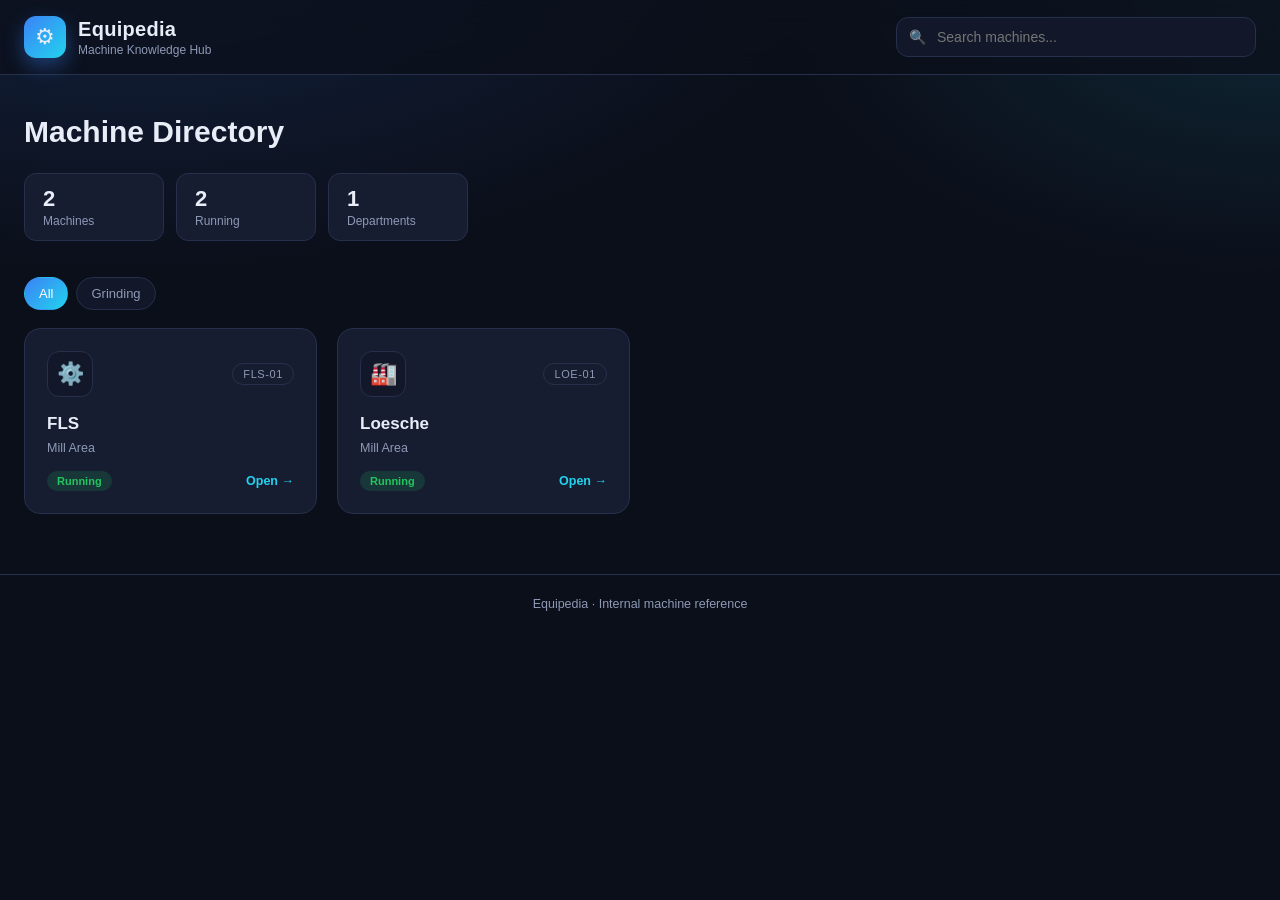
<file: index.html>
<!DOCTYPE html>
<html lang="en">
<head>
  <meta charset="UTF-8" />
  <meta name="viewport" content="width=device-width, initial-scale=1.0" />
  <title>Equipedia &mdash; Machine Knowledge Hub</title>
  <link rel="stylesheet" href="css/style.css" />
</head>
<body>
  <header class="site-header">
    <div class="header-inner">
      <div class="brand">
        <div class="brand-logo">&#9881;</div>
        <div class="brand-text">
          <h1>Equipedia</h1>
          <p>Machine Knowledge Hub</p>
        </div>
      </div>
      <div class="header-spacer"></div>
      <div class="search-box">
        <input id="search" type="text" placeholder="Search machines..." autocomplete="off" />
      </div>
    </div>
  </header>

  <main class="container">
    <section class="hero">
      <h2>Machine Directory</h2>
      <div class="stats">
        <div class="stat">
          <div class="value" id="statTotal">0</div>
          <div class="label">Machines</div>
        </div>
        <div class="stat">
          <div class="value" id="statOnline">0</div>
          <div class="label">Running</div>
        </div>
        <div class="stat">
          <div class="value" id="statCategories">0</div>
          <div class="label">Departments</div>
        </div>
      </div>
    </section>

    <div class="filters" id="filters"></div>

    <section class="grid" id="grid"></section>
  </main>

  <footer class="site-footer">
    <div class="container">Equipedia &middot; Internal machine reference</div>
  </footer>

  <script src="js/machines.js"></script>
  <script src="js/app.js"></script>
  <script src="js/protect.js"></script>
</body>
</html>
</file>
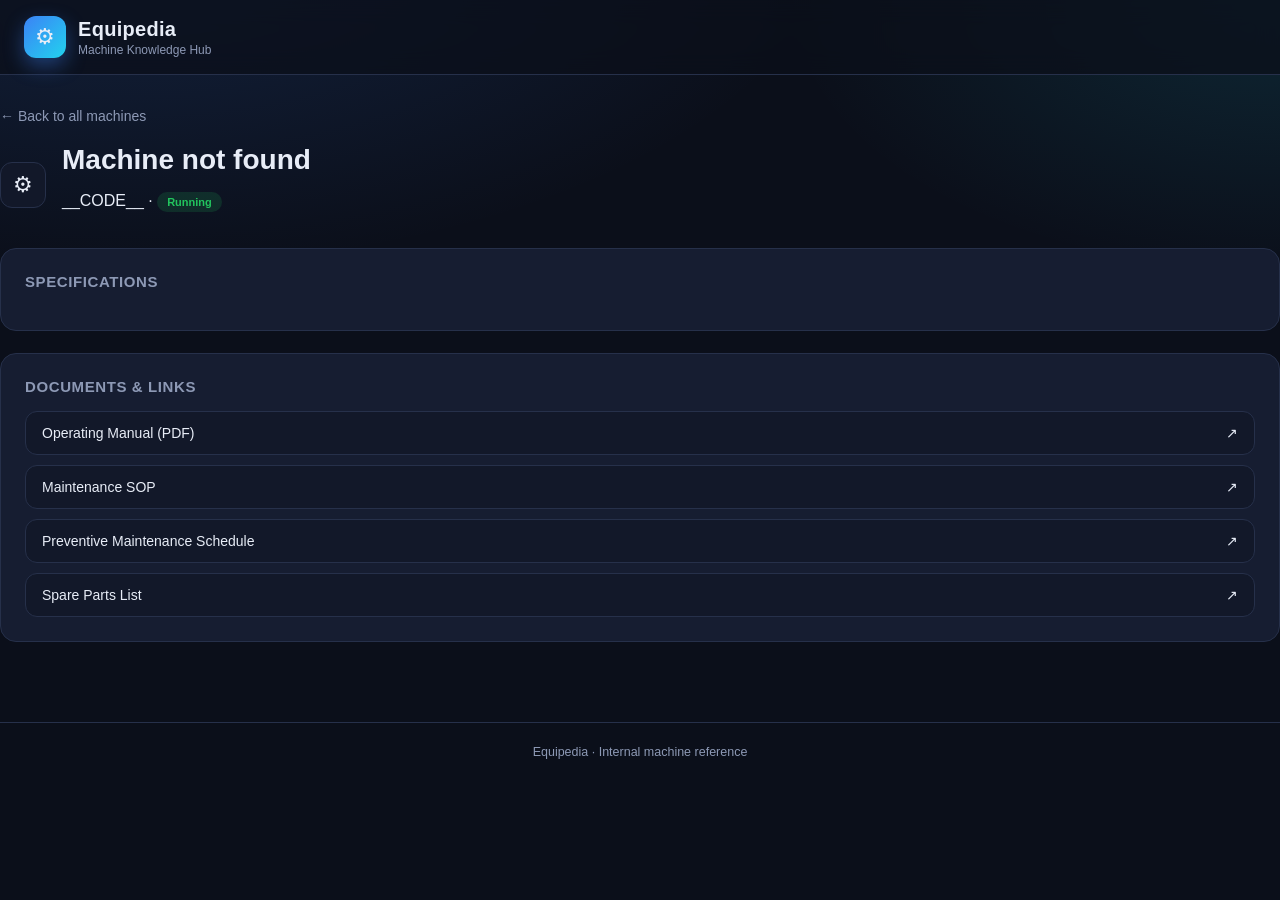
<file: machines/_template.html>
<!DOCTYPE html>
<html lang="en">
<head>
  <meta charset="UTF-8" />
  <meta name="viewport" content="width=device-width, initial-scale=1.0" />
  <title>Machine &mdash; Equipedia</title>
  <link rel="stylesheet" href="../css/style.css" />
</head>
<body data-machine="__CODE__">
  <header class="site-header">
    <div class="header-inner">
      <div class="brand">
        <div class="brand-logo">&#9881;</div>
        <div class="brand-text">
          <h1>Equipedia</h1>
          <p>Machine Knowledge Hub</p>
        </div>
      </div>
      <div class="header-spacer"></div>
    </div>
  </header>

  <main class="container detail">
    <a class="back-link" href="../index.html">&larr; Back to all machines</a>

    <div class="detail-title">
      <div class="card-icon" id="mIcon">&#9881;</div>
      <div>
        <h2 id="mName">Machine</h2>
        <p class="meta"><span id="mCode"></span> &middot; <span class="badge online" id="mStatus">Running</span></p>
      </div>
    </div>

    <section class="panel">
      <h4>Specifications</h4>
      <div class="spec-grid" id="mSpecs"></div>
    </section>

    <section class="panel">
      <h4>Documents &amp; Links</h4>
      <ul class="doc-list">
        <li><a href="#">Operating Manual (PDF)<span>&#8599;</span></a></li>
        <li><a href="#">Maintenance SOP<span>&#8599;</span></a></li>
        <li><a href="#">Preventive Maintenance Schedule<span>&#8599;</span></a></li>
        <li><a href="#">Spare Parts List<span>&#8599;</span></a></li>
      </ul>
    </section>
  </main>

  <footer class="site-footer">
    <div class="container">Equipedia &middot; Internal machine reference</div>
  </footer>

  <script src="../js/machines.js"></script>
  <script src="../js/detail.js"></script>
  <script src="../js/protect.js"></script>
</body>
</html>
</file>
<file: css/style.css>
:root {
  --bg: #0b0f1a;
  --bg-soft: #121829;
  --card: #161d31;
  --card-hover: #1d2740;
  --border: #26304a;
  --text: #e8edf7;
  --muted: #8d99b5;
  --accent: #3b82f6;
  --accent-2: #22d3ee;
  --success: #22c55e;
  --warning: #f59e0b;
  --danger: #ef4444;
  --radius: 16px;
  --shadow: 0 10px 30px rgba(0, 0, 0, 0.45);
  --font: "Segoe UI", Roboto, Helvetica, Arial, sans-serif;
}

* {
  box-sizing: border-box;
}

html,
body {
  margin: 0;
  padding: 0;
}

body {
  font-family: var(--font);
  background:
    radial-gradient(1200px 600px at 10% -10%, rgba(59, 130, 246, 0.18), transparent 60%),
    radial-gradient(900px 500px at 100% 0%, rgba(34, 211, 238, 0.12), transparent 55%),
    var(--bg);
  color: var(--text);
  min-height: 100vh;
  -webkit-font-smoothing: antialiased;
  -webkit-user-select: none;
  user-select: none;
  -webkit-touch-callout: none;
}

input,
textarea {
  -webkit-user-select: text;
  user-select: text;
}

a {
  color: inherit;
  text-decoration: none;
}

.container {
  max-width: 1280px;
  margin: 0 auto;
  padding: 0 24px;
}

/* ---------- Header ---------- */
.site-header {
  position: sticky;
  top: 0;
  z-index: 20;
  backdrop-filter: blur(12px);
  background: rgba(11, 15, 26, 0.75);
  border-bottom: 1px solid var(--border);
}

.header-inner {
  display: flex;
  align-items: center;
  gap: 16px;
  padding: 16px 24px;
  max-width: 1280px;
  margin: 0 auto;
}

.brand {
  display: flex;
  align-items: center;
  gap: 12px;
}

.brand-logo {
  width: 42px;
  height: 42px;
  border-radius: 12px;
  display: grid;
  place-items: center;
  font-size: 22px;
  background: linear-gradient(135deg, var(--accent), var(--accent-2));
  box-shadow: 0 8px 20px rgba(59, 130, 246, 0.4);
}

.brand-text h1 {
  font-size: 20px;
  margin: 0;
  letter-spacing: 0.3px;
}

.brand-text p {
  margin: 2px 0 0;
  font-size: 12px;
  color: var(--muted);
}

.header-spacer {
  flex: 1;
}

.search-box {
  position: relative;
  flex: 1;
  max-width: 360px;
}

.search-box input {
  width: 100%;
  padding: 11px 14px 11px 40px;
  border-radius: 12px;
  border: 1px solid var(--border);
  background: var(--bg-soft);
  color: var(--text);
  font-size: 14px;
  outline: none;
  transition: border-color 0.2s, box-shadow 0.2s;
}

.search-box input:focus {
  border-color: var(--accent);
  box-shadow: 0 0 0 3px rgba(59, 130, 246, 0.2);
}

.search-box::before {
  content: "\1F50D";
  position: absolute;
  left: 13px;
  top: 50%;
  transform: translateY(-50%);
  font-size: 14px;
  opacity: 0.7;
  pointer-events: none;
}

/* ---------- Hero / stats ---------- */
.hero {
  padding: 40px 0 8px;
}

.hero h2 {
  margin: 0 0 8px;
  font-size: 30px;
}

.hero p {
  margin: 0;
  color: var(--muted);
  max-width: 640px;
  line-height: 1.6;
}

.stats {
  display: flex;
  flex-wrap: wrap;
  gap: 12px;
  margin-top: 24px;
}

.stat {
  background: var(--card);
  border: 1px solid var(--border);
  border-radius: 12px;
  padding: 12px 18px;
  min-width: 140px;
}

.stat .value {
  font-size: 22px;
  font-weight: 700;
}

.stat .label {
  font-size: 12px;
  color: var(--muted);
  margin-top: 2px;
}

/* ---------- Filters ---------- */
.filters {
  display: flex;
  flex-wrap: wrap;
  gap: 8px;
  margin: 28px 0 18px;
}

.chip {
  border: 1px solid var(--border);
  background: var(--bg-soft);
  color: var(--muted);
  padding: 8px 14px;
  border-radius: 999px;
  font-size: 13px;
  cursor: pointer;
  transition: all 0.2s;
}

.chip:hover {
  color: var(--text);
  border-color: var(--accent);
}

.chip.active {
  background: linear-gradient(135deg, var(--accent), var(--accent-2));
  color: #fff;
  border-color: transparent;
}

/* ---------- Grid ---------- */
.grid {
  display: grid;
  grid-template-columns: repeat(auto-fill, minmax(260px, 1fr));
  gap: 20px;
  padding-bottom: 60px;
}

.card {
  position: relative;
  display: flex;
  flex-direction: column;
  background: var(--card);
  border: 1px solid var(--border);
  border-radius: var(--radius);
  padding: 22px;
  min-height: 176px;
  overflow: hidden;
  transition: transform 0.22s ease, border-color 0.22s ease, background 0.22s ease;
}

.card::after {
  content: "";
  position: absolute;
  inset: 0;
  background: linear-gradient(135deg, rgba(59, 130, 246, 0.12), transparent 45%);
  opacity: 0;
  transition: opacity 0.22s ease;
  pointer-events: none;
}

.card:hover {
  transform: translateY(-6px);
  border-color: var(--accent);
  background: var(--card-hover);
}

.card:hover::after {
  opacity: 1;
}

.card-top {
  display: flex;
  align-items: center;
  justify-content: space-between;
  margin-bottom: 16px;
}

.card-icon {
  width: 46px;
  height: 46px;
  border-radius: 12px;
  display: grid;
  place-items: center;
  font-size: 22px;
  background: var(--bg-soft);
  border: 1px solid var(--border);
}

.card-code {
  font-size: 11px;
  letter-spacing: 0.6px;
  color: var(--muted);
  border: 1px solid var(--border);
  border-radius: 999px;
  padding: 4px 10px;
  text-transform: uppercase;
}

.card h3 {
  margin: 0 0 6px;
  font-size: 17px;
  line-height: 1.3;
}

.card .meta {
  font-size: 12.5px;
  color: var(--muted);
  margin: 0 0 16px;
}

.card-footer {
  margin-top: auto;
  display: flex;
  align-items: center;
  justify-content: space-between;
  font-size: 12.5px;
}

.badge {
  padding: 4px 10px;
  border-radius: 999px;
  font-weight: 600;
  font-size: 11px;
}

.badge.online {
  background: rgba(34, 197, 94, 0.15);
  color: var(--success);
}

.badge.maintenance {
  background: rgba(245, 158, 11, 0.15);
  color: var(--warning);
}

.badge.offline {
  background: rgba(239, 68, 68, 0.15);
  color: var(--danger);
}

.card-link {
  color: var(--accent-2);
  font-weight: 600;
}

.card-link::after {
  content: " \2192";
}

.empty-state {
  grid-column: 1 / -1;
  text-align: center;
  color: var(--muted);
  padding: 60px 0;
  border: 1px dashed var(--border);
  border-radius: var(--radius);
}

/* ---------- Machine detail page ---------- */
.detail {
  padding: 32px 0 80px;
}

.back-link {
  display: inline-flex;
  align-items: center;
  gap: 8px;
  color: var(--muted);
  font-size: 14px;
  margin-bottom: 20px;
}

.back-link:hover {
  color: var(--text);
}

.detail-title {
  display: flex;
  align-items: center;
  gap: 16px;
  flex-wrap: wrap;
}

.detail-title h2 {
  margin: 0;
  font-size: 28px;
}

.panel {
  background: var(--card);
  border: 1px solid var(--border);
  border-radius: var(--radius);
  padding: 24px;
  margin-top: 22px;
}

.panel h4 {
  margin: 0 0 16px;
  font-size: 15px;
  color: var(--muted);
  text-transform: uppercase;
  letter-spacing: 0.6px;
}

.spec-grid {
  display: grid;
  grid-template-columns: repeat(auto-fit, minmax(200px, 1fr));
  gap: 14px;
}

.spec {
  background: var(--bg-soft);
  border: 1px solid var(--border);
  border-radius: 12px;
  padding: 14px 16px;
}

.spec .k {
  font-size: 12px;
  color: var(--muted);
}

.spec .v {
  font-size: 16px;
  font-weight: 600;
  margin-top: 4px;
}

.doc-list {
  list-style: none;
  padding: 0;
  margin: 0;
  display: grid;
  gap: 10px;
}

.doc-list li a {
  display: flex;
  align-items: center;
  justify-content: space-between;
  padding: 13px 16px;
  background: var(--bg-soft);
  border: 1px solid var(--border);
  border-radius: 12px;
  font-size: 14px;
  transition: border-color 0.2s, background 0.2s;
}

.doc-list li a:hover {
  border-color: var(--accent);
  background: var(--card-hover);
}

.site-footer {
  border-top: 1px solid var(--border);
  padding: 22px 0;
  color: var(--muted);
  font-size: 12.5px;
  text-align: center;
}

@media (max-width: 720px) {
  .header-inner {
    flex-wrap: wrap;
  }

  .search-box {
    max-width: none;
    order: 3;
    width: 100%;
  }

  .hero h2 {
    font-size: 24px;
  }
}
</file>
